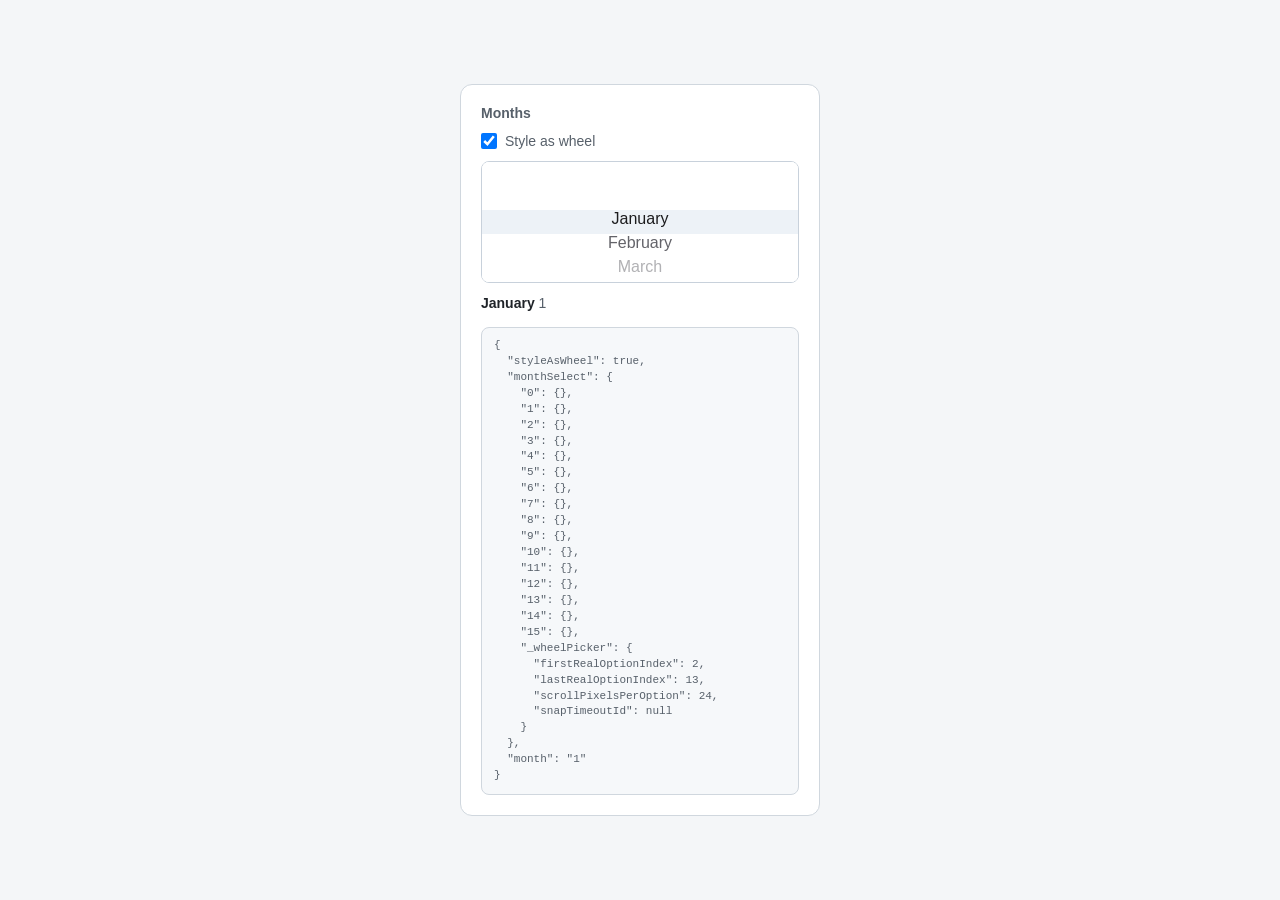
<file: index.html>
<!DOCTYPE html>
<html lang="nl">
<head>
    <meta charset="UTF-8"/>
    <meta name="viewport" content="width=device-width, initial-scale=1.0"/>
    <title>iOS Wheel Picker</title>
    <script>
        function _scrollPixelsPerOption(select, firstRealOptionIndex, lastRealOptionIndex) {
            return lastRealOptionIndex > firstRealOptionIndex
                ? (select.scrollHeight - select.clientHeight) / (lastRealOptionIndex - firstRealOptionIndex)
                : 0;
        }

        function _findFirstRealOptionIndex(select) {
            return Array.from(select.options).findIndex(function (option) {
                return option.value;
            });
        }

        function _findLastRealOptionIndex(select) {
            return Array.from(select.options).findLastIndex(function (option) {
                return option.value;
            });
        }

        function _clampCenteredOptionIndex(select, centeredOptionIndex) {
            var wheelPicker = select._wheelPicker;

            return Math.min(
                Math.max(centeredOptionIndex, wheelPicker.firstRealOptionIndex),
                wheelPicker.lastRealOptionIndex
            );
        }

        function _centeredOptionIndexFromScroll(select) {
            var wheelPicker = select._wheelPicker;

            if (!wheelPicker.scrollPixelsPerOption) {
                return wheelPicker.firstRealOptionIndex;
            }

            return _clampCenteredOptionIndex(
                select,
                Math.round(select.scrollTop / wheelPicker.scrollPixelsPerOption) + wheelPicker.firstRealOptionIndex
            );
        }

        function _selectedOptionLabel(select) {
            if (!select) {
                return '';
            }

            var option = select.options[select.selectedIndex];
            return option ? option.text : '';
        }

        function _scheduleSnapToSelection(select) {
            var wheelPicker = select._wheelPicker;

            clearTimeout(wheelPicker.snapTimeoutId);
            wheelPicker.snapTimeoutId = setTimeout(function () {
                _syncScrollFromSelection(select, 'smooth');
            }, 200);
        }

        function _syncOptionColors(select) {
            var selectedIndex = select.selectedIndex;

            Array.from(select.options).forEach(function (option, index) {
                var distance = Math.abs(index - selectedIndex);

                if (distance === 0) {
                    option.style.color = '#1c1c1e';
                } else if (distance === 1) {
                    option.style.color = 'rgba(60, 60, 67, 0.8)';
                } else if (distance === 2) {
                    option.style.color = 'rgba(60, 60, 67, 0.4)';
                } else if (distance === 3) {
                    option.style.color = 'rgba(60, 60, 67, 0.1)';
                } else {
                    option.style.color = '';
                }
            });
        }

        function _syncSelectionFromScroll(select) {
            var centeredOptionIndex = _centeredOptionIndexFromScroll(select);

            select.selectedIndex = centeredOptionIndex;
            _syncOptionColors(select);
            _scheduleSnapToSelection(select);

            return select.value;
        }

        function _syncScrollFromSelection(select, behavior) {
            var centeredOptionIndex = _clampCenteredOptionIndex(select, select.selectedIndex);
            var wheelPicker = select._wheelPicker;
            var targetScrollTop = (centeredOptionIndex - wheelPicker.firstRealOptionIndex) * wheelPicker.scrollPixelsPerOption;

            select.selectedIndex = centeredOptionIndex;

            if (behavior === 'smooth' && typeof select.scrollTo === 'function') {
                select.scrollTo({
                    top: targetScrollTop,
                    behavior: 'smooth'
                });
            } else {
                select.scrollTop = targetScrollTop;
            }

            _syncOptionColors(select);
        }

        function _recalculateWheelPicker(select) {
            var wheelPicker = select._wheelPicker;

            wheelPicker.scrollPixelsPerOption = _scrollPixelsPerOption(
                select,
                wheelPicker.firstRealOptionIndex,
                wheelPicker.lastRealOptionIndex
            );
        }

        function _initializeWheelPicker(select) {
            var firstRealOptionIndex = _findFirstRealOptionIndex(select);
            var lastRealOptionIndex = _findLastRealOptionIndex(select);

            select._wheelPicker = {
                firstRealOptionIndex: firstRealOptionIndex,
                lastRealOptionIndex: lastRealOptionIndex,
                scrollPixelsPerOption: _scrollPixelsPerOption(select, firstRealOptionIndex, lastRealOptionIndex),
                snapTimeoutId: null
            };

            _syncScrollFromSelection(select);
            return select.value;
        }
    </script>
    <script type="module" src="datastar-1-0-0-rc-8-d2712d09270519cd.js"></script>
    <style>
        :root {
            --page-bg: #f4f6f8;
            --surface: #ffffff;
            --surface-border: #d0d7de;
            --text-primary: #1f2328;
            --text-secondary: #57606a;
            --text-muted: #8c959f;
            --field-bg: #ffffff;
            --field-border: #c8d1db;
            --focus-ring: rgba(9, 105, 218, 0.16);
            --wheel-option-height: 1.5em;
        }

        *, *::before, *::after {
            box-sizing: border-box;
            margin: 0;
            padding: 0;
        }

        body {
            display: flex;
            align-items: center;
            justify-content: center;
            min-height: 100dvh;
            padding: 24px 16px;
            background: var(--page-bg);
            font-family: "Segoe UI", "Helvetica Neue", Arial, sans-serif;
            color: var(--text-primary);
        }

        .picker-card {
            width: min(100%, 360px);
            padding: 20px;
            border: 1px solid var(--surface-border);
            border-radius: 12px;
            background: var(--surface);
        }

        .picker-title {
            margin-bottom: 12px;
            font-size: 14px;
            font-weight: 600;
            letter-spacing: 0;
            text-transform: none;
            color: var(--text-secondary);
        }

        .wheel-select {
            appearance: none;
            -webkit-appearance: none;
            display: block;
            width: 100%;
            padding: 0;
            border: 1px solid var(--field-border);
            border-radius: 8px;
            background: var(--field-bg);
            font-family: inherit;
            font-size: 16px;
            font-weight: 400;
            text-align: center;
            text-align-last: center;
            overflow-y: auto;
            scrollbar-width: none;
            transition: border-color 120ms ease, box-shadow 120ms ease;
        }

        .wheel-select::-webkit-scrollbar {
            width: 0;
            height: 0;
        }

        .wheel-select:focus {
            outline: none;
            border-color: #0969da;
            box-shadow: 0 0 0 3px var(--focus-ring);
        }

        .wheel-select option {
            height: var(--wheel-option-height);
            line-height: 1.2;
            padding: 0 10px;
            background: var(--field-bg);
            color: var(--text-muted);
            font-size: 16px;
            font-weight: 400;
        }

        .wheel-select option:disabled {
            height: var(--wheel-option-height);
            line-height: 1.2;
            padding: 0 10px;
        }

        .wheel-select option:checked {
            color: var(--text-primary);
            background: #edf2f7;
        }

        .picker-result {
            margin-top: 12px;
            font-size: 14px;
            font-weight: 400;
            color: var(--text-secondary);
        }

        .picker-result strong {
            color: var(--text-primary);
            font-weight: 600;
        }

        .signals-debug {
            margin-top: 16px;
            padding: 10px 12px;
            border: 1px solid var(--surface-border);
            border-radius: 8px;
            background: #f6f8fa;
            font-family: "SF Mono", "Menlo", "Courier New", monospace;
            font-size: 11px;
            line-height: 1.45;
            color: var(--text-secondary);
            white-space: pre;
            overflow-x: auto;
        }

        .style-toggle {
            display: flex;
            align-items: center;
            gap: 8px;
            margin-bottom: 12px;
            font-size: 14px;
            color: var(--text-secondary);
        }

        .style-toggle input {
            width: 16px;
            height: 16px;
        }

    </style>
</head>
<body data-signals="{styleAsWheel: true}">
    <div class="picker-card">
        <p class="picker-title">Months</p>

        <label class="style-toggle">
            <input type="checkbox" data-bind="styleAsWheel" checked>
            Style as wheel
        </label>

        <select
                data-ref="monthSelect"
                data-class="{ 'wheel-select' : $styleAsWheel }"
                size="5"
                aria-label="Kies een optie"
                data-bind="month"
                data-init="$month = _initializeWheelPicker(el)"
                data-on-resize="_recalculateWheelPicker(el); _syncScrollFromSelection(el)"
                data-on:scroll="$month = _syncSelectionFromScroll(el)"
                data-on:change="$month = el.value; _syncOptionColors(el); _scheduleSnapToSelection(el)"
                data-effect="$month; _syncOptionColors(el)">
            <option value="" disabled aria-hidden="true"></option>
            <option value="" disabled aria-hidden="true"></option>
            <option value="1" selected>January</option>
            <option value="2">February</option>
            <option value="3">March</option>
            <option value="4">April</option>
            <option value="5">May</option>
            <option value="6">June</option>
            <option value="7">July</option>
            <option value="8">August</option>
            <option value="9">September</option>
            <option value="10">October</option>
            <option value="11">November</option>
            <option value="12">December</option>
            <option disabled aria-hidden="true"></option>
            <option disabled aria-hidden="true"></option>
        </select>

    <p class="picker-result">
        <strong data-text="$month; _selectedOptionLabel($monthSelect)"></strong> <span data-text="$month"></span>
    </p>

    <pre class="signals-debug" data-json-signals></pre>

    </div>

</body>
</html>
</file>
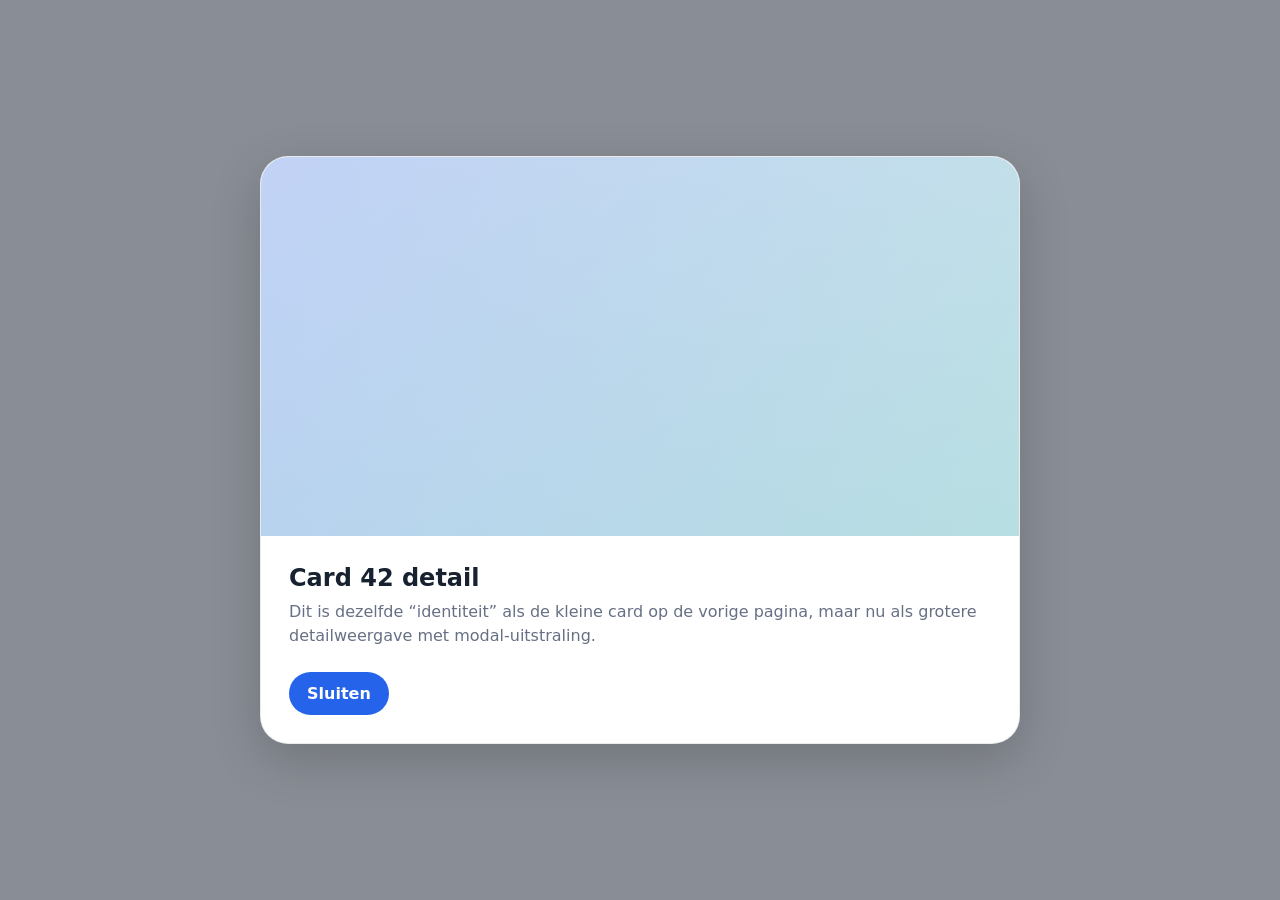
<file: Detail.html>
<!doctype html>
<html lang="nl">
<head>
  <meta charset="utf-8">
  <meta name="viewport" content="width=device-width,initial-scale=1">
  <title>Detail</title>
  <link rel="stylesheet" href="Morph.css">
</head>
<body>
  <div class="modal-shell">
    <div class="backdrop"></div>

    <article class="modal-card" style="view-transition-name: product-42;">
      <div class="modal-media"></div>
      <div class="modal-body">
        <h1>Card 42 detail</h1>
        <p>
          Dit is dezelfde “identiteit” als de kleine card op de vorige pagina,
          maar nu als grotere detailweergave met modal-uitstraling.
        </p>

        <div class="actions">
          <a class="button" href="Overview.html">Sluiten</a>
        </div>
      </div>
    </article>
  </div>
</body>
</html>
</file>
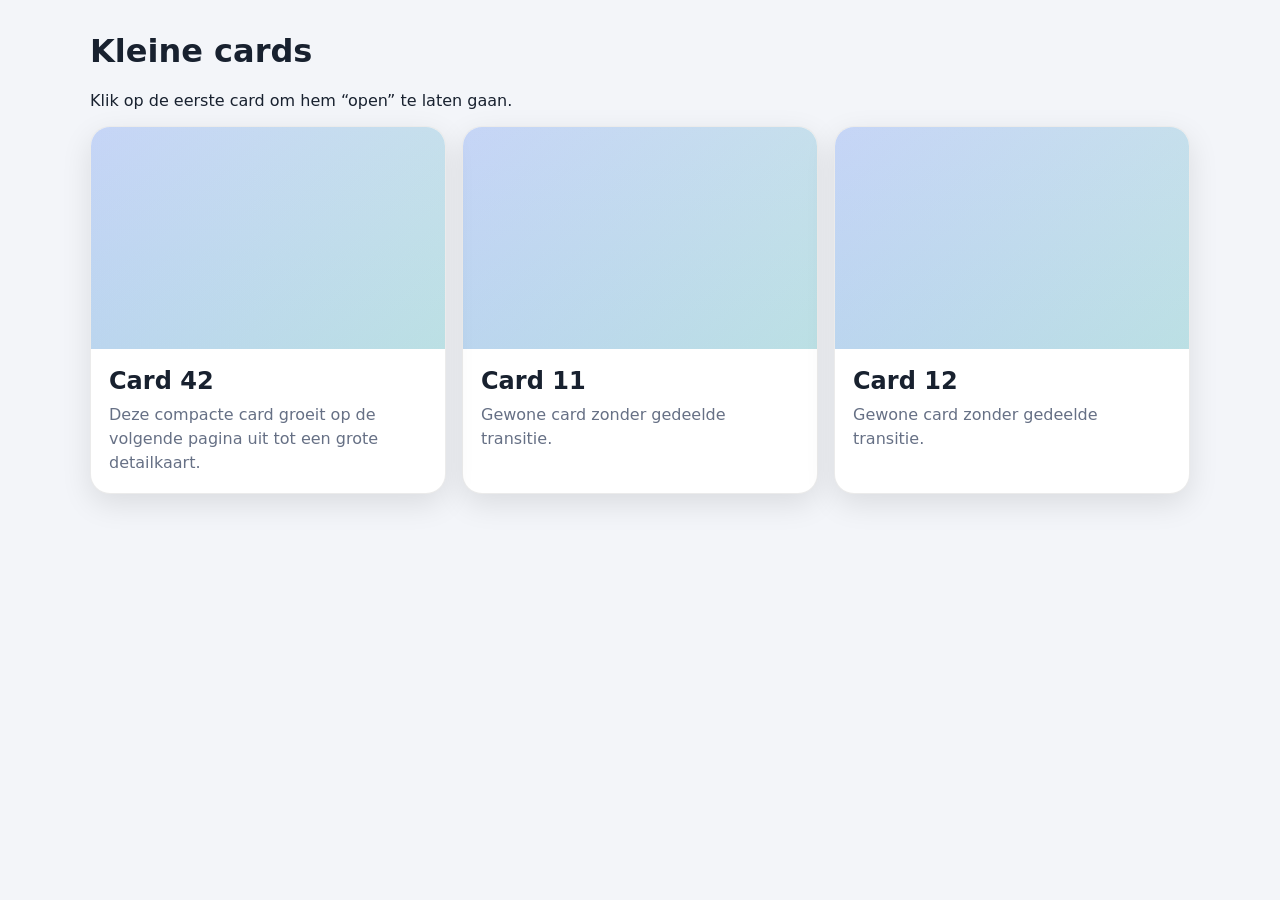
<file: Overview.html>
<!doctype html>
<html lang="nl">
<head>
  <meta charset="utf-8">
  <meta name="viewport" content="width=device-width,initial-scale=1">
  <title>Overview</title>
  <link rel="stylesheet" href="Morph.css">
</head>
<body>
  <main class="page">
    <h1>Kleine cards</h1>
    <p>Klik op de eerste card om hem “open” te laten gaan.</p>

    <section class="grid">
      <a class="card" href="Detail.html" style="view-transition-name: product-42;">
        <div class="card-media"></div>
        <div class="card-body">
          <h2>Card 42</h2>
          <p>Deze compacte card groeit op de volgende pagina uit tot een grote detailkaart.</p>
        </div>
      </a>

      <article class="card">
        <div class="card-media"></div>
        <div class="card-body">
          <h2>Card 11</h2>
          <p>Gewone card zonder gedeelde transitie.</p>
        </div>
      </article>

      <article class="card">
        <div class="card-media"></div>
        <div class="card-body">
          <h2>Card 12</h2>
          <p>Gewone card zonder gedeelde transitie.</p>
        </div>
      </article>
    </section>
  </main>
</body>
</html>
</file>
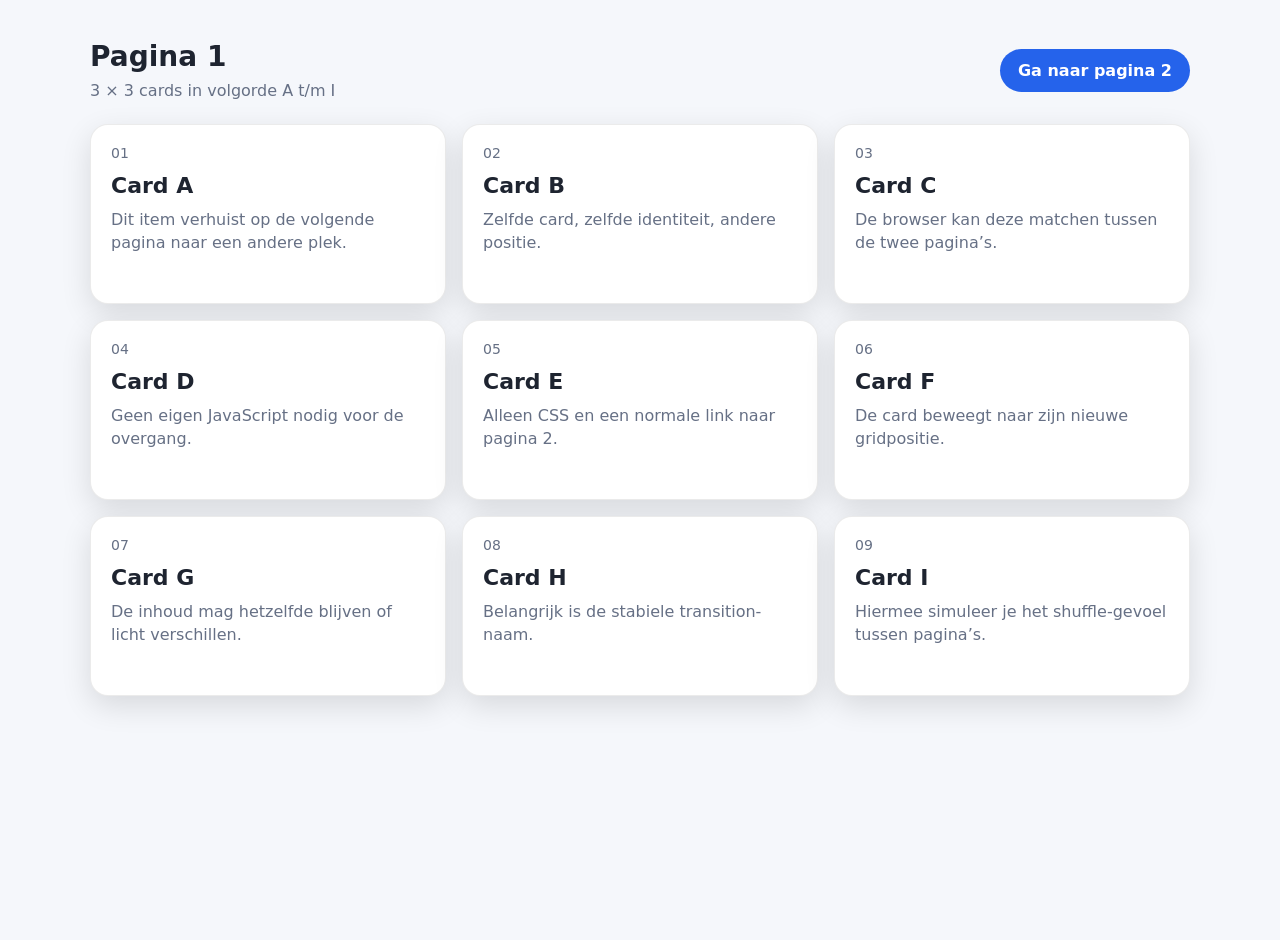
<file: page-1.html>
<!doctype html>
<html lang="nl">
<head>
  <meta charset="utf-8">
  <meta name="viewport" content="width=device-width,initial-scale=1">
  <title>Cards - pagina 1</title>
  <link rel="stylesheet" href="view-transitions.css">
</head>
<body>
  <main class="wrapper">
    <div class="header">
      <div>
        <h1>Pagina 1</h1>
        <p>3 × 3 cards in volgorde A t/m I</p>
      </div>
      <a class="button" href="page-2.html">Ga naar pagina 2</a>
    </div>

    <section class="grid">
      <a class="card" href="page-2.html" style="view-transition-name: card-a;">
        <div class="card-inner">
          <div>
            <div class="card-number">01</div>
            <h2 class="card-title">Card A</h2>
            <p class="card-text">Dit item verhuist op de volgende pagina naar een andere plek.</p>
          </div>
        </div>
      </a>

      <a class="card" href="page-2.html" style="view-transition-name: card-b;">
        <div class="card-inner">
          <div>
            <div class="card-number">02</div>
            <h2 class="card-title">Card B</h2>
            <p class="card-text">Zelfde card, zelfde identiteit, andere positie.</p>
          </div>
        </div>
      </a>

      <a class="card" href="page-2.html" style="view-transition-name: card-c;">
        <div class="card-inner">
          <div>
            <div class="card-number">03</div>
            <h2 class="card-title">Card C</h2>
            <p class="card-text">De browser kan deze matchen tussen de twee pagina’s.</p>
          </div>
        </div>
      </a>

      <a class="card" href="page-2.html" style="view-transition-name: card-d;">
        <div class="card-inner">
          <div>
            <div class="card-number">04</div>
            <h2 class="card-title">Card D</h2>
            <p class="card-text">Geen eigen JavaScript nodig voor de overgang.</p>
          </div>
        </div>
      </a>

      <a class="card" href="page-2.html" style="view-transition-name: card-e;">
        <div class="card-inner">
          <div>
            <div class="card-number">05</div>
            <h2 class="card-title">Card E</h2>
            <p class="card-text">Alleen CSS en een normale link naar pagina 2.</p>
          </div>
        </div>
      </a>

      <a class="card" href="page-2.html" style="view-transition-name: card-f;">
        <div class="card-inner">
          <div>
            <div class="card-number">06</div>
            <h2 class="card-title">Card F</h2>
            <p class="card-text">De card beweegt naar zijn nieuwe gridpositie.</p>
          </div>
        </div>
      </a>

      <a class="card" href="page-2.html" style="view-transition-name: card-g;">
        <div class="card-inner">
          <div>
            <div class="card-number">07</div>
            <h2 class="card-title">Card G</h2>
            <p class="card-text">De inhoud mag hetzelfde blijven of licht verschillen.</p>
          </div>
        </div>
      </a>

      <a class="card" href="page-2.html" style="view-transition-name: card-h;">
        <div class="card-inner">
          <div>
            <div class="card-number">08</div>
            <h2 class="card-title">Card H</h2>
            <p class="card-text">Belangrijk is de stabiele transition-naam.</p>
          </div>
        </div>
      </a>

      <a class="card" href="page-2.html" style="view-transition-name: card-i;">
        <div class="card-inner">
          <div>
            <div class="card-number">09</div>
            <h2 class="card-title">Card I</h2>
            <p class="card-text">Hiermee simuleer je het shuffle-gevoel tussen pagina’s.</p>
          </div>
        </div>
      </a>
    </section>
  </main>
</body>
</html>
</file>
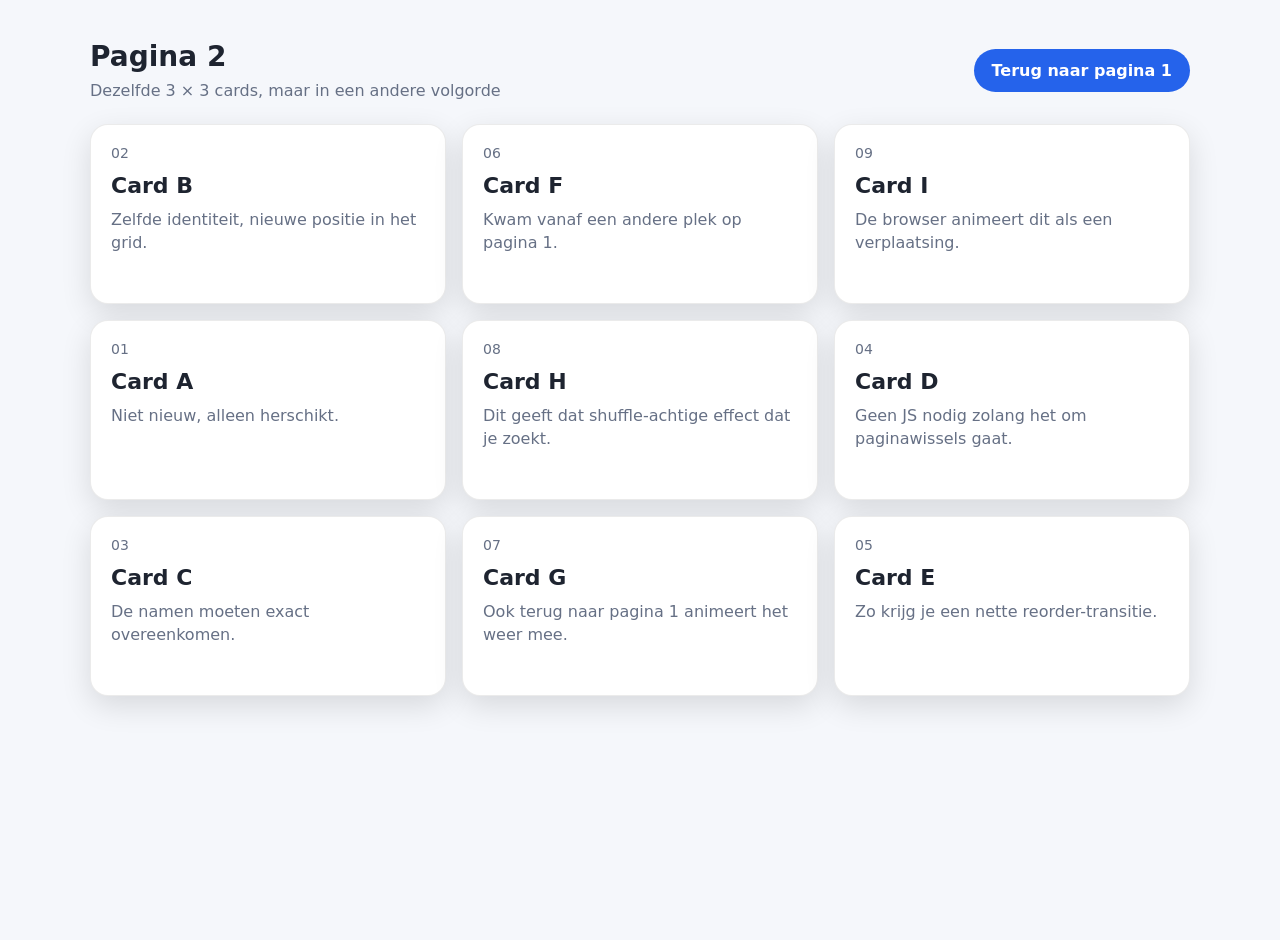
<file: page-2.html>
<!doctype html>
<html lang="nl">
<head>
  <meta charset="utf-8">
  <meta name="viewport" content="width=device-width,initial-scale=1">
  <title>Cards - pagina 2</title>
  <link rel="stylesheet" href="view-transitions.css">
</head>
<body>
  <main class="wrapper">
    <div class="header">
      <div>
        <h1>Pagina 2</h1>
        <p>Dezelfde 3 × 3 cards, maar in een andere volgorde</p>
      </div>
      <a class="button" href="page-1.html">Terug naar pagina 1</a>
    </div>

    <section class="grid">
      <a class="card" href="page-1.html" style="view-transition-name: card-b;">
        <div class="card-inner">
          <div>
            <div class="card-number">02</div>
            <h2 class="card-title">Card B</h2>
            <p class="card-text">Zelfde identiteit, nieuwe positie in het grid.</p>
          </div>
        </div>
      </a>

      <a class="card" href="page-1.html" style="view-transition-name: card-f;">
        <div class="card-inner">
          <div>
            <div class="card-number">06</div>
            <h2 class="card-title">Card F</h2>
            <p class="card-text">Kwam vanaf een andere plek op pagina 1.</p>
          </div>
        </div>
      </a>


      <a class="card" href="page-1.html" style="view-transition-name: card-i;">
        <div class="card-inner">
          <div>
            <div class="card-number">09</div>
            <h2 class="card-title">Card I</h2>
            <p class="card-text">De browser animeert dit als een verplaatsing.</p>
          </div>
        </div>
      </a>

      <a class="card" href="page-1.html" style="view-transition-name: card-a;">
        <div class="card-inner">
          <div>
            <div class="card-number">01</div>
            <h2 class="card-title">Card A</h2>
            <p class="card-text">Niet nieuw, alleen herschikt.</p>
          </div>
        </div>
      </a>

      <a class="card" href="page-1.html" style="view-transition-name: card-h;">
        <div class="card-inner">
          <div>
            <div class="card-number">08</div>
            <h2 class="card-title">Card H</h2>
            <p class="card-text">Dit geeft dat shuffle-achtige effect dat je zoekt.</p>
          </div>
        </div>
      </a>

      <a class="card" href="page-1.html" style="view-transition-name: card-d;">
        <div class="card-inner">
          <div>
            <div class="card-number">04</div>
            <h2 class="card-title">Card D</h2>
            <p class="card-text">Geen JS nodig zolang het om paginawissels gaat.</p>
          </div>
        </div>
      </a>

      <a class="card" href="page-1.html" style="view-transition-name: card-c;">
        <div class="card-inner">
          <div>
            <div class="card-number">03</div>
            <h2 class="card-title">Card C</h2>
            <p class="card-text">De namen moeten exact overeenkomen.</p>
          </div>
        </div>
      </a>

      <a class="card" href="page-1.html" style="view-transition-name: card-g;">
        <div class="card-inner">
          <div>
            <div class="card-number">07</div>
            <h2 class="card-title">Card G</h2>
            <p class="card-text">Ook terug naar pagina 1 animeert het weer mee.</p>
          </div>
        </div>
      </a>

      <a class="card" href="page-1.html" style="view-transition-name: card-e;">
        <div class="card-inner">
          <div>
            <div class="card-number">05</div>
            <h2 class="card-title">Card E</h2>
            <p class="card-text">Zo krijg je een nette reorder-transitie.</p>
          </div>
        </div>
      </a>
    </section>
  </main>
</body>
</html>
</file>
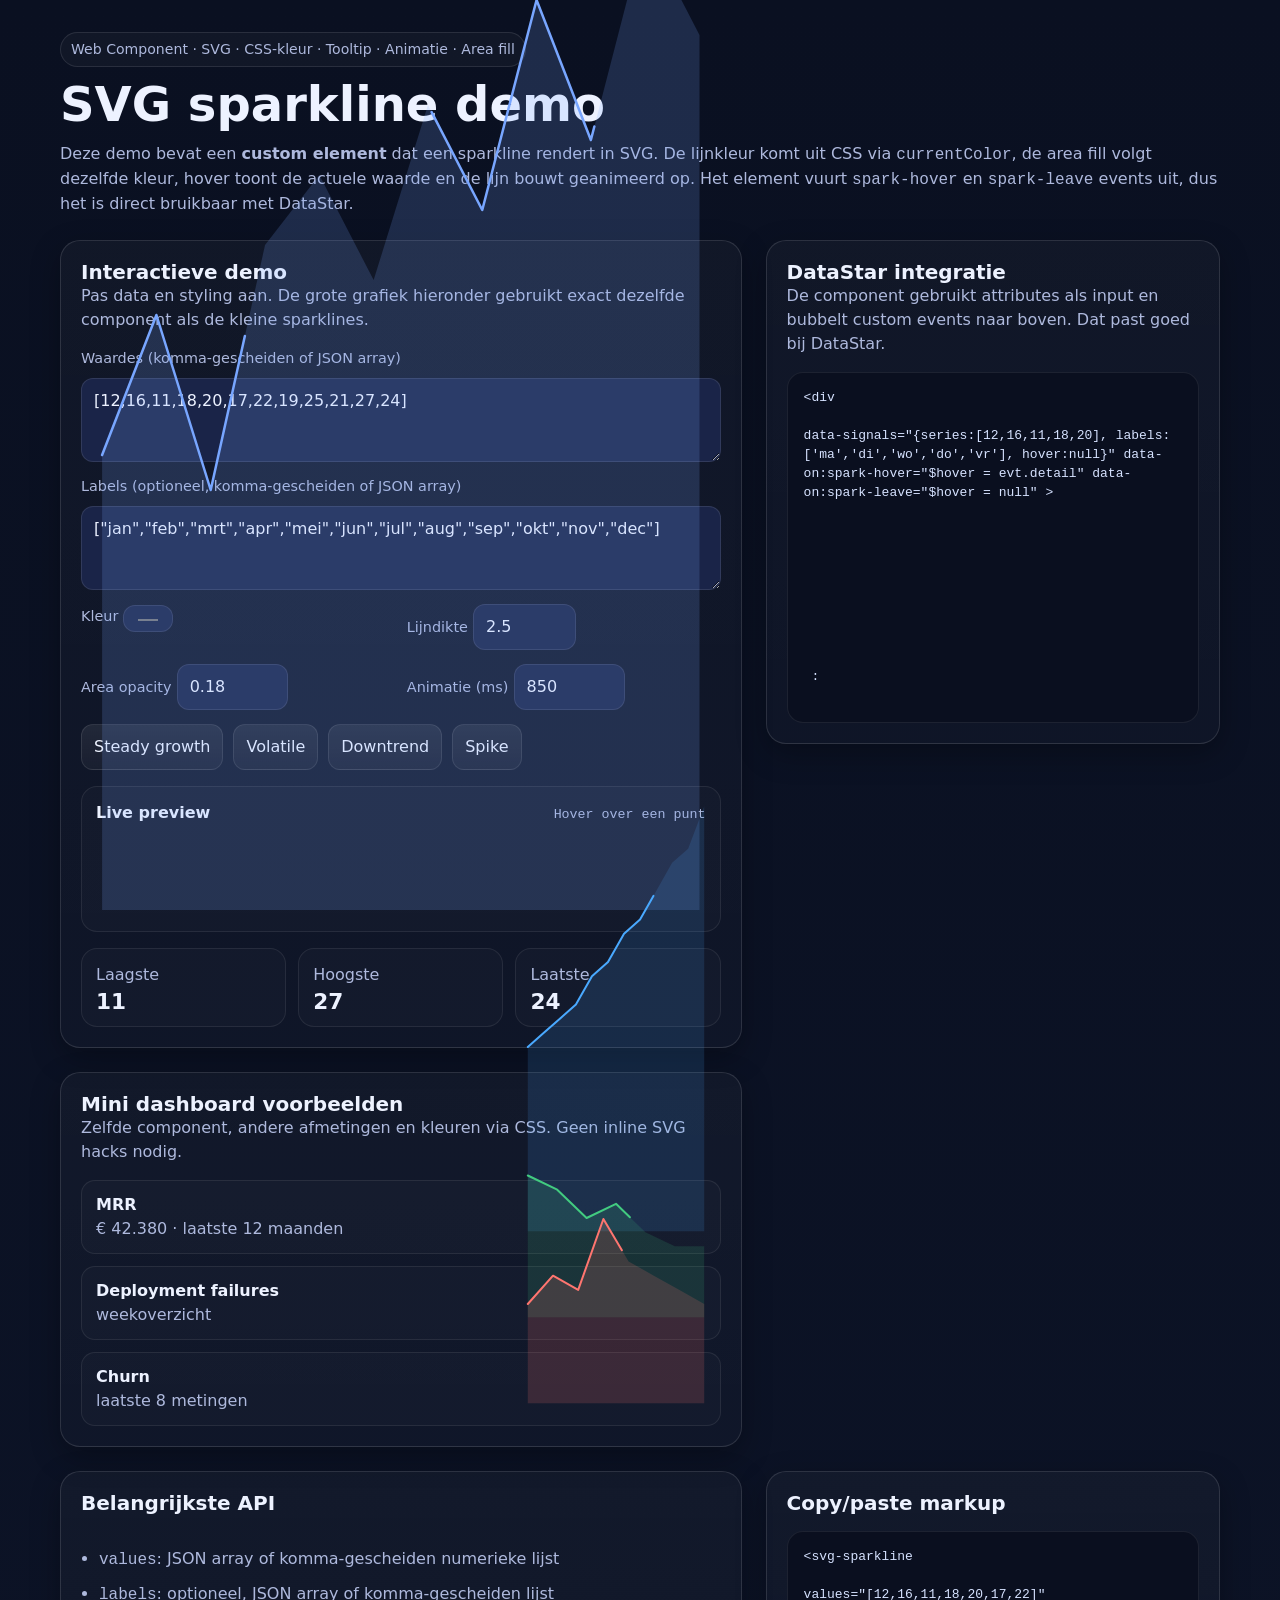
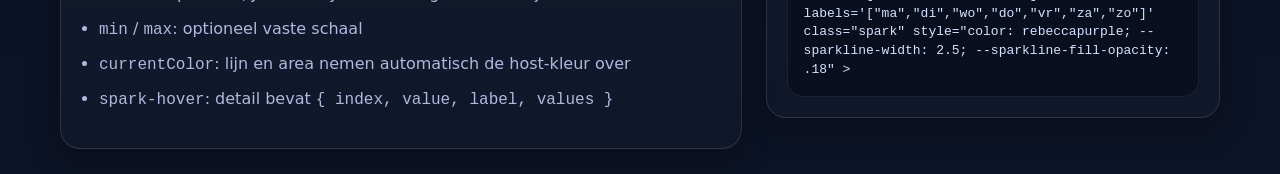
<file: Sparkline.html>
<!DOCTYPE html><html lang="nl">
<head>
  <meta charset="UTF-8" />
  <meta name="viewport" content="width=device-width, initial-scale=1.0" />
  <title>SVG Sparkline Demo</title>
  <style>
    :root {
      --bg: #0b1020;
      --panel: #121932;
      --panel-2: #1a2448;
      --text: #edf2ff;
      --muted: #aeb9dd;
      --border: rgba(255,255,255,.12);
      --accent: oklch(0.72 0.16 250);
      --accent-2: oklch(0.75 0.16 155);
      --accent-3: oklch(0.74 0.18 25);
      --code: #0a0f1f;
      --shadow: 0 10px 30px rgba(0,0,0,.28);
    }* { box-sizing: border-box; }

html, body {
  margin: 0;
  padding: 0;
  background: linear-gradient(180deg, #0a1021 0%, #0c1326 100%);
  color: var(--text);
  font: 16px/1.5 Inter, ui-sans-serif, system-ui, -apple-system, Segoe UI, Roboto, Helvetica, Arial, sans-serif;
}

body {
  padding: 32px;
}

.wrap {
  max-width: 1160px;
  margin: 0 auto;
  display: grid;
  gap: 24px;
}

.hero {
  display: grid;
  gap: 10px;
}

h1, h2, h3 {
  margin: 0;
  line-height: 1.15;
}

h1 { font-size: clamp(2rem, 4vw, 3rem); }
h2 { font-size: 1.25rem; }
h3 { font-size: 1rem; }

p {
  margin: 0;
  color: var(--muted);
}

.grid {
  display: grid;
  grid-template-columns: minmax(320px, 1.2fr) minmax(320px, .8fr);
  gap: 24px;
  align-items: start;
}

.stack {
  display: grid;
  gap: 24px;
}

.card {
  background: linear-gradient(180deg, rgba(255,255,255,.03), rgba(255,255,255,.02));
  border: 1px solid var(--border);
  border-radius: 20px;
  box-shadow: var(--shadow);
  padding: 20px;
  display: grid;
  gap: 16px;
}

.toolbar {
  display: grid;
  gap: 14px;
}

.field {
  display: grid;
  gap: 8px;
}

.field.inline {
  grid-template-columns: repeat(2, 1fr);
  gap: 12px;
}

label {
  font-size: .9rem;
  color: var(--muted);
}

input, select, textarea, button {
  font: inherit;
  color: var(--text);
  background: var(--panel-2);
  border: 1px solid rgba(255,255,255,.1);
  border-radius: 12px;
  padding: 10px 12px;
}

textarea {
  min-height: 84px;
  resize: vertical;
  width: 100%;
}

button {
  cursor: pointer;
  background: linear-gradient(180deg, rgba(255,255,255,.08), rgba(255,255,255,.04));
}

button:hover {
  border-color: rgba(255,255,255,.22);
}

.button-row {
  display: flex;
  gap: 10px;
  flex-wrap: wrap;
}

.demo-grid {
  display: grid;
  gap: 16px;
}

.demo-item {
  display: grid;
  gap: 8px;
  padding: 14px;
  border-radius: 16px;
  border: 1px solid rgba(255,255,255,.08);
  background: rgba(255,255,255,.02);
}

.demo-item > .meta {
  display: flex;
  justify-content: space-between;
  gap: 12px;
  align-items: baseline;
}

.demo-item small, .mono, code, pre {
  font-family: ui-monospace, SFMono-Regular, Menlo, Consolas, monospace;
}

.muted { color: var(--muted); }

.spark-xl {
  inline-size: 100%;
  block-size: 84px;
}

.spark-md {
  inline-size: 180px;
  block-size: 34px;
}

.spark-sm {
  inline-size: 120px;
  block-size: 28px;
}

.stats {
  display: grid;
  grid-template-columns: repeat(3, minmax(0, 1fr));
  gap: 12px;
}

.stat {
  border: 1px solid rgba(255,255,255,.08);
  border-radius: 16px;
  padding: 14px;
  background: rgba(255,255,255,.02);
  display: grid;
  gap: 4px;
}

.stat strong {
  font-size: 1.35rem;
  line-height: 1;
}

.code {
  background: var(--code);
  border-radius: 16px;
  border: 1px solid rgba(255,255,255,.08);
  overflow: auto;
}

pre {
  margin: 0;
  padding: 16px;
  color: #d6e2ff;
  font-size: 13px;
  line-height: 1.45;
  white-space: pre-wrap;
  word-break: break-word;
}

.list {
  display: grid;
  gap: 10px;
  padding-left: 18px;
  color: var(--muted);
}

.pill {
  display: inline-flex;
  align-items: center;
  gap: 8px;
  width: fit-content;
  padding: 6px 10px;
  border-radius: 999px;
  border: 1px solid rgba(255,255,255,.1);
  background: rgba(255,255,255,.03);
  color: var(--muted);
  font-size: .88rem;
}

.row {
  display: flex;
  gap: 12px;
  align-items: center;
  flex-wrap: wrap;
}

.product-list {
  display: grid;
  gap: 12px;
}

.product {
  display: grid;
  grid-template-columns: 1fr auto;
  gap: 12px;
  align-items: center;
  padding: 12px 14px;
  border-radius: 14px;
  background: rgba(255,255,255,.02);
  border: 1px solid rgba(255,255,255,.08);
}

@media (max-width: 900px) {
  .grid { grid-template-columns: 1fr; }
  body { padding: 18px; }
  .stats { grid-template-columns: 1fr; }
}

  </style>
</head>
<body>
  <div class="wrap">
    <section class="hero">
      <span class="pill">Web Component · SVG · CSS-kleur · Tooltip · Animatie · Area fill</span>
      <h1>SVG sparkline demo</h1>
      <p>
        Deze demo bevat een <strong>custom element</strong> dat een sparkline rendert in SVG. De lijnkleur komt uit CSS via
        <code>currentColor</code>, de area fill volgt dezelfde kleur, hover toont de actuele waarde en de lijn bouwt geanimeerd op.
        Het element vuurt <code>spark-hover</code> en <code>spark-leave</code> events uit, dus het is direct bruikbaar met DataStar.
      </p>
    </section><div class="grid">
  <div class="stack">
    <section class="card">
      <div>
        <h2>Interactieve demo</h2>
        <p>Pas data en styling aan. De grote grafiek hieronder gebruikt exact dezelfde component als de kleine sparklines.</p>
      </div>

      <div class="toolbar">
        <div class="field">
          <label for="values">Waardes (komma-gescheiden of JSON array)</label>
          <textarea id="values">[12,16,11,18,20,17,22,19,25,21,27,24]</textarea>
        </div>

        <div class="field">
          <label for="labels">Labels (optioneel, komma-gescheiden of JSON array)</label>
          <textarea id="labels">["jan","feb","mrt","apr","mei","jun","jul","aug","sep","okt","nov","dec"]</textarea>
        </div>

        <div class="field inline">
          <div>
            <label for="color">Kleur</label>
            <input id="color" type="color" value="#78a6ff" />
          </div>
          <div>
            <label for="width">Lijndikte</label>
            <input id="width" type="number" min="1" max="8" step="0.5" value="2.5" />
          </div>
        </div>

        <div class="field inline">
          <div>
            <label for="opacity">Area opacity</label>
            <input id="opacity" type="number" min="0" max="1" step="0.05" value="0.18" />
          </div>
          <div>
            <label for="duration">Animatie (ms)</label>
            <input id="duration" type="number" min="0" max="4000" step="50" value="850" />
          </div>
        </div>

        <div class="button-row">
          <button type="button" data-preset="steady">Steady growth</button>
          <button type="button" data-preset="volatile">Volatile</button>
          <button type="button" data-preset="down">Downtrend</button>
          <button type="button" data-preset="spike">Spike</button>
        </div>
      </div>

      <div class="demo-item">
        <div class="meta">
          <strong>Live preview</strong>
          <small class="muted" id="hoverState">Hover over een punt</small>
        </div>

        <svg-sparkline
          id="sparkMain"
          class="spark-xl"
          values="[12,16,11,18,20,17,22,19,25,21,27,24]"
          labels='["jan","feb","mrt","apr","mei","jun","jul","aug","sep","okt","nov","dec"]'
          aria-label="Omzet sparkline"
          style="color:#78a6ff; --sparkline-width:2.5; --sparkline-fill-opacity:.18; --sparkline-duration:850ms"
        ></svg-sparkline>
      </div>

      <div class="stats">
        <div class="stat">
          <span class="muted">Laagste</span>
          <strong id="statMin">11</strong>
        </div>
        <div class="stat">
          <span class="muted">Hoogste</span>
          <strong id="statMax">27</strong>
        </div>
        <div class="stat">
          <span class="muted">Laatste</span>
          <strong id="statLast">24</strong>
        </div>
      </div>
    </section>

    <section class="card">
      <div>
        <h2>Mini dashboard voorbeelden</h2>
        <p>Zelfde component, andere afmetingen en kleuren via CSS. Geen inline SVG hacks nodig.</p>
      </div>

      <div class="product-list">
        <div class="product">
          <div>
            <strong>MRR</strong>
            <div class="muted">€ 42.380 · laatste 12 maanden</div>
          </div>
          <svg-sparkline class="spark-md" values="[12,13,14,15,17,18,20,21,23,25,26,29]" style="color: var(--accent);"></svg-sparkline>
        </div>

        <div class="product">
          <div>
            <strong>Deployment failures</strong>
            <div class="muted">weekoverzicht</div>
          </div>
          <svg-sparkline class="spark-md" values="[9,8,6,7,5,4,4]" style="color: var(--accent-2); --sparkline-fill-opacity:.14"></svg-sparkline>
        </div>

        <div class="product">
          <div>
            <strong>Churn</strong>
            <div class="muted">laatste 8 metingen</div>
          </div>
          <svg-sparkline class="spark-md" values="[6,8,7,12,9,8,7,6]" style="color: var(--accent-3); --sparkline-fill-opacity:.16"></svg-sparkline>
        </div>
      </div>
    </section>
  </div>

  <div class="stack">
    <section class="card">
      <div>
        <h2>DataStar integratie</h2>
        <p>De component gebruikt attributes als input en bubbelt custom events naar boven. Dat past goed bij DataStar.</p>
      </div>

      <div class="code"><pre>&lt;div

data-signals="{series:[12,16,11,18,20], labels:['ma','di','wo','do','vr'], hover:null}" data-on:spark-hover="$hover = evt.detail" data-on:spark-leave="$hover = null" > <svg-sparkline data-attr:values="JSON.stringify($series)" data-attr:labels="JSON.stringify($labels)" style="color: var(--accent); width: 180px; height: 34px" ></svg-sparkline>

<div data-show="$hover !== null"> <span data-text="$hover.label"></span>: <span data-text="$hover.value"></span> </div> </div></pre></div> </section>

<section class="card">
      <div>
        <h2>Belangrijkste API</h2>
      </div>
      <ul class="list">
        <li><code>values</code>: JSON array of komma-gescheiden numerieke lijst</li>
        <li><code>labels</code>: optioneel, JSON array of komma-gescheiden lijst</li>
        <li><code>min</code> / <code>max</code>: optioneel vaste schaal</li>
        <li><code>currentColor</code>: lijn en area nemen automatisch de host-kleur over</li>
        <li><code>spark-hover</code>: detail bevat <code>{ index, value, label, values }</code></li>
      </ul>
    </section>

    <section class="card">
      <div>
        <h2>Copy/paste markup</h2>
      </div>
      <div class="code"><pre>&lt;svg-sparkline

values="[12,16,11,18,20,17,22]" labels='["ma","di","wo","do","vr","za","zo"]' class="spark" style="color: rebeccapurple; --sparkline-width: 2.5; --sparkline-fill-opacity: .18" ></svg-sparkline></pre></div> </section> </div> </div>

  </div>  <script type="module">
    class SvgSparkline extends HTMLElement {
      static observedAttributes = ['values', 'labels', 'min', 'max'];

      constructor() {
        super();
        this.attachShadow({ mode: 'open' });

        this.shadowRoot.innerHTML = `
          <style>
            :host {
              display: inline-block;
              inline-size: 100%;
              block-size: 2rem;
              min-inline-size: 4rem;
              position: relative;
              color: var(--sparkline-color, currentColor);
            }

            svg {
              display: block;
              inline-size: 100%;
              block-size: 100%;
              overflow: visible;
            }

            [part="area"] {
              fill: currentColor;
              fill-opacity: var(--sparkline-fill-opacity, .14);
              pointer-events: none;
            }

            [part="line"] {
              fill: none;
              stroke: currentColor;
              stroke-width: var(--sparkline-width, 2);
              stroke-linecap: round;
              stroke-linejoin: round;
              vector-effect: non-scaling-stroke;
            }

            [part="guide"] {
              stroke: currentColor;
              stroke-opacity: .22;
              stroke-width: 1;
              vector-effect: non-scaling-stroke;
              display: none;
            }

            [part="marker"] {
              fill: currentColor;
              stroke: color-mix(in srgb, currentColor 22%, white);
              stroke-width: 1.2;
              display: none;
            }

            [part="hit"] {
              fill: none;
              stroke: transparent;
              stroke-width: 18;
              vector-effect: non-scaling-stroke;
              pointer-events: stroke;
            }

            [part="tooltip"] {
              position: absolute;
              left: 0;
              bottom: 100%;
              transform: translate(-50%, -0.4rem);
              padding: .28rem .48rem;
              border-radius: .45rem;
              font: 12px/1.2 system-ui, sans-serif;
              white-space: nowrap;
              background: var(--sparkline-tooltip-bg, Canvas);
              color: var(--sparkline-tooltip-color, CanvasText);
              border: 1px solid rgb(0 0 0 / 0.12);
              box-shadow: 0 4px 12px rgb(0 0 0 / 0.12);
              pointer-events: none;
              opacity: 0;
              transition: opacity 120ms ease;
              z-index: 2;
            }

            [part="tooltip"][data-open="true"] {
              opacity: 1;
            }

            @media (prefers-reduced-motion: reduce) {
              [part="tooltip"] {
                transition: none;
              }
            }
          </style><svg viewBox="0 0 100 24" preserveAspectRatio="none" aria-hidden="true">
        <path part="area"></path>
        <line part="guide" y1="2" y2="22"></line>
        <path part="line"></path>
        <path part="hit"></path>
        <circle part="marker" r="2.4"></circle>
      </svg>

      <div part="tooltip" role="status" aria-live="polite"></div>
    `;

    this.$svg = this.shadowRoot.querySelector('svg');
    this.$area = this.shadowRoot.querySelector('[part="area"]');
    this.$line = this.shadowRoot.querySelector('[part="line"]');
    this.$hit = this.shadowRoot.querySelector('[part="hit"]');
    this.$guide = this.shadowRoot.querySelector('[part="guide"]');
    this.$marker = this.shadowRoot.querySelector('[part="marker"]');
    this.$tooltip = this.shadowRoot.querySelector('[part="tooltip"]');

    this._values = [];
    this._labels = [];
    this._points = [];
    this._hoverIndex = -1;

    this.onPointerMove = this.onPointerMove.bind(this);
    this.onPointerLeave = this.onPointerLeave.bind(this);
  }

  connectedCallback() {
    if (!this.hasAttribute('role')) this.setAttribute('role', 'img');
    this.$svg.addEventListener('pointermove', this.onPointerMove);
    this.$svg.addEventListener('pointerleave', this.onPointerLeave);
    this.render();
  }

  disconnectedCallback() {
    this.$svg.removeEventListener('pointermove', this.onPointerMove);
    this.$svg.removeEventListener('pointerleave', this.onPointerLeave);
  }

  attributeChangedCallback() {
    this.render();
  }

  parseList(raw, asNumbers = false) {
    if (!raw) return [];

    try {
      if (raw.trim().startsWith('[')) {
        const parsed = JSON.parse(raw);
        return asNumbers
          ? parsed.map(Number).filter(Number.isFinite)
          : parsed.map(v => String(v));
      }
    } catch (_) {}

    const arr = raw
      .split(',')
      .map(v => v.trim())
      .filter(Boolean);

    return asNumbers
      ? arr.map(Number).filter(Number.isFinite)
      : arr;
  }

  getMinMax(values) {
    let min = Number(this.getAttribute('min'));
    let max = Number(this.getAttribute('max'));

    if (!Number.isFinite(min)) min = Math.min(...values);
    if (!Number.isFinite(max)) max = Math.max(...values);

    if (min === max) {
      min -= 1;
      max += 1;
    }

    return { min, max };
  }

  render() {
    const values = this.parseList(this.getAttribute('values'), true);
    const labels = this.parseList(this.getAttribute('labels'), false);

    this._values = values;
    this._labels = labels;
    this._points = [];
    this._hoverIndex = -1;

    if (!values.length) {
      this.$line.setAttribute('d', '');
      this.$area.setAttribute('d', '');
      this.$hit.setAttribute('d', '');
      this.hideHover();
      return;
    }

    const { min, max } = this.getMinMax(values);
    const top = 2;
    const bottom = 22;
    const left = 1;
    const right = 99;
    const rangeY = bottom - top;

    const points = values.map((value, index) => {
      const x = values.length === 1
        ? 50
        : left + (index / (values.length - 1)) * (right - left);

      const y = bottom - ((value - min) / (max - min)) * rangeY;

      return { x, y, value, label: labels[index] ?? null, index };
    });

    this._points = points;

    let lineD = '';
    if (points.length === 1) {
      const p = points[0];
      lineD = `M ${p.x - 0.01} ${p.y} L ${p.x + 0.01} ${p.y}`;
    } else {
      lineD = points.map((p, i) => `${i === 0 ? 'M' : 'L'} ${p.x} ${p.y}`).join(' ');
    }

    const first = points[0];
    const last = points[points.length - 1];
    const areaD = `${lineD} L ${last.x} ${bottom} L ${first.x} ${bottom} Z`;

    this.$line.setAttribute('d', lineD);
    this.$area.setAttribute('d', areaD);
    this.$hit.setAttribute('d', lineD);
    this.hideHover(true);
    this.animateLine();
  }

  animateLine() {
    if (window.matchMedia('(prefers-reduced-motion: reduce)').matches) return;

    const length = this.$line.getTotalLength?.() ?? 0;
    if (!Number.isFinite(length) || length <= 0) return;

    this.$line.style.transition = 'none';
    this.$line.style.strokeDasharray = String(length);
    this.$line.style.strokeDashoffset = String(length);
    this.$area.style.transition = 'none';
    this.$area.style.opacity = '0';

    this.$line.getBoundingClientRect();

    requestAnimationFrame(() => {
      this.$line.style.transition = 'stroke-dashoffset var(--sparkline-duration, 700ms) cubic-bezier(.22,.61,.36,1)';
      this.$line.style.strokeDashoffset = '0';
      this.$area.style.transition = 'opacity calc(var(--sparkline-duration, 700ms) * .65) ease';
      this.$area.style.opacity = '1';
    });
  }

  onPointerMove(evt) {
    if (!this._points.length) return;

    const rect = this.$svg.getBoundingClientRect();
    if (!rect.width) return;

    const ratio = Math.max(0, Math.min(1, (evt.clientX - rect.left) / rect.width));
    const index = this._points.length === 1
      ? 0
      : Math.round(ratio * (this._points.length - 1));

    if (index === this._hoverIndex) return;
    this._hoverIndex = index;

    const point = this._points[index];
    const hostRect = this.getBoundingClientRect();
    const leftPx = (point.x / 100) * rect.width;
    const clampedLeft = Math.max(28, Math.min(hostRect.width - 28, leftPx));

    this.$guide.setAttribute('x1', point.x);
    this.$guide.setAttribute('x2', point.x);
    this.$guide.style.display = 'block';

    this.$marker.setAttribute('cx', point.x);
    this.$marker.setAttribute('cy', point.y);
    this.$marker.style.display = 'block';

    this.$tooltip.textContent = point.label
      ? `${point.label}: ${point.value}`
      : String(point.value);

    this.$tooltip.style.left = `${clampedLeft}px`;
    this.$tooltip.dataset.open = 'true';

    this.dispatchEvent(new CustomEvent('spark-hover', {
      detail: {
        index: point.index,
        value: point.value,
        label: point.label,
        values: [...this._values]
      },
      bubbles: true,
      composed: true
    }));
  }

  onPointerLeave() {
    if (this._hoverIndex === -1) return;
    this._hoverIndex = -1;
    this.hideHover();

    this.dispatchEvent(new CustomEvent('spark-leave', {
      bubbles: true,
      composed: true
    }));
  }

  hideHover(silent = false) {
    this.$guide.style.display = 'none';
    this.$marker.style.display = 'none';
    delete this.$tooltip.dataset.open;

    if (!silent && this._hoverIndex !== -1) {
      this._hoverIndex = -1;
    }
  }
}

customElements.define('svg-sparkline', SvgSparkline);

const $ = (sel) => document.querySelector(sel);
const valuesEl = $('#values');
const labelsEl = $('#labels');
const colorEl = $('#color');
const widthEl = $('#width');
const opacityEl = $('#opacity');
const durationEl = $('#duration');
const spark = $('#sparkMain');
const hoverState = $('#hoverState');
const statMin = $('#statMin');
const statMax = $('#statMax');
const statLast = $('#statLast');

function parseValues(raw) {
  try {
    if (raw.trim().startsWith('[')) {
      return JSON.parse(raw).map(Number).filter(Number.isFinite);
    }
  } catch (_) {}

  return raw.split(',').map(v => Number(v.trim())).filter(Number.isFinite);
}

function parseLabels(raw) {
  if (!raw.trim()) return [];

  try {
    if (raw.trim().startsWith('[')) {
      return JSON.parse(raw).map(String);
    }
  } catch (_) {}

  return raw.split(',').map(v => v.trim()).filter(Boolean);
}

function updatePreview() {
  const values = parseValues(valuesEl.value);
  const labels = parseLabels(labelsEl.value);

  spark.setAttribute('values', JSON.stringify(values));
  spark.setAttribute('labels', JSON.stringify(labels));
  spark.style.color = colorEl.value;
  spark.style.setProperty('--sparkline-width', widthEl.value);
  spark.style.setProperty('--sparkline-fill-opacity', opacityEl.value);
  spark.style.setProperty('--sparkline-duration', `${durationEl.value}ms`);

  if (values.length) {
    statMin.textContent = Math.min(...values);
    statMax.textContent = Math.max(...values);
    statLast.textContent = values.at(-1);
  } else {
    statMin.textContent = '–';
    statMax.textContent = '–';
    statLast.textContent = '–';
  }
}

for (const el of [valuesEl, labelsEl, colorEl, widthEl, opacityEl, durationEl]) {
  el.addEventListener('input', updatePreview);
}

for (const btn of document.querySelectorAll('[data-preset]')) {
  btn.addEventListener('click', () => {
    const key = btn.dataset.preset;
    const presets = {
      steady: [12,13,14,16,17,18,20,21,23,24,26,28],
      volatile: [18,9,21,11,25,13,19,12,24,17,27,15],
      down: [28,26,25,23,22,20,18,17,15,14,13,11],
      spike: [8,9,10,10,11,38,12,13,14,13,12,11]
    };
    valuesEl.value = JSON.stringify(presets[key]);
    updatePreview();
  });
}

spark.addEventListener('spark-hover', (evt) => {
  const { label, value, index } = evt.detail;
  hoverState.textContent = `${label ?? `punt ${index + 1}`}: ${value}`;
});

spark.addEventListener('spark-leave', () => {
  hoverState.textContent = 'Hover over een punt';
});

updatePreview();

  </script>
</body>
</html>
</file>
<file: Morph.css>
@view-transition {
  navigation: auto;
}

:root {
  --bg: #f3f5f9;
  --panel: #ffffff;
  --text: #18212f;
  --muted: #667085;
  --line: rgba(0, 0, 0, 0.08);
  --shadow: 0 16px 50px rgba(0, 0, 0, 0.18);
  --radius: 20px;
}

* {
  box-sizing: border-box;
}

html, body {
  margin: 0;
  padding: 0;
  background: var(--bg);
  color: var(--text);
  font-family: system-ui, sans-serif;
}

.page {
  width: min(1100px, calc(100% - 32px));
  margin: 32px auto;
}

.grid {
  display: grid;
  grid-template-columns: repeat(3, minmax(0, 1fr));
  gap: 16px;
}

.card {
  display: block;
  text-decoration: none;
  color: inherit;
  background: var(--panel);
  border: 1px solid var(--line);
  border-radius: var(--radius);
  overflow: clip;
  box-shadow: 0 10px 30px rgba(0,0,0,.10);
}

.card-media {
  aspect-ratio: 16 / 10;
  background:
    linear-gradient(135deg, rgba(37,99,235,.18), rgba(16,185,129,.16)),
    linear-gradient(180deg, #e9eef9, #dce7f7);
}

.card-body {
  padding: 18px;
}

.card h2,
.modal-card h1 {
  margin: 0 0 8px;
}

.card p,
.modal-card p {
  margin: 0;
  color: var(--muted);
  line-height: 1.5;
}

/* Detailpagina als “modal” */
.modal-shell {
  min-height: 100vh;
  display: grid;
  place-items: center;
  padding: 32px 16px;
}

.backdrop {
  position: fixed;
  inset: 0;
  background: rgba(10, 16, 28, 0.45);
  backdrop-filter: blur(4px);
}

/* Dit is het gedeelde element dat van klein naar groot gaat */
.modal-card {
  position: relative;
  z-index: 1;
  width: min(760px, calc(100vw - 32px));
  background: var(--panel);
  border: 1px solid var(--line);
  border-radius: 28px;
  overflow: clip;
  box-shadow: var(--shadow);
}

.modal-media {
  aspect-ratio: 16 / 8;
  background:
    linear-gradient(135deg, rgba(37,99,235,.20), rgba(16,185,129,.18)),
    linear-gradient(180deg, #e9eef9, #dce7f7);
}

.modal-body {
  padding: 28px;
}

.actions {
  margin-top: 24px;
}

.button {
  display: inline-block;
  text-decoration: none;
  background: #2563eb;
  color: white;
  padding: 12px 18px;
  border-radius: 999px;
  font-weight: 600;
}

/* Algemene timing */
::view-transition-group(*) {
  animation-duration: 450ms;
  animation-timing-function: ease;
}

/* Optioneel: shared element iets prominenter */
::view-transition-group(product-42) {
  animation-duration: 520ms;
}

/* Vaak mooier bij "grow" */
::view-transition-old(product-42),
::view-transition-new(product-42) {
  animation-duration: 520ms;
  animation-timing-function: ease;
}

@media (max-width: 800px) {
  .grid {
    grid-template-columns: 1fr 1fr;
  }
}

@media (max-width: 560px) {
  .grid {
    grid-template-columns: 1fr;
  }
}
</file>
<file: view-transitions.css>
@view-transition {
  navigation: auto;
}

::view-transition-group(*) {
  animation-duration: var(--view-transition-duration);
  animation-timing-function: ease;
}

::view-transition-old(*),
::view-transition-new(*) {
  animation-duration: var(--view-transition-duration);
}

/* tijdens animatie de alles even niet klikbaar */
:root:active-view-transition a,
:root:active-view-transition button {
  pointer-events: none;
}


:root {
  --gap: 16px;
  --radius: 18px;
  --shadow: 0 10px 30px rgba(0, 0, 0, 0.12);
  --border: 1px solid rgba(0, 0, 0, 0.08);
  --view-transition-duration: 250ms;
  --bg: #f5f7fb;
  --card-bg: #ffffff;
  --text: #1e2430;
  --muted: #667085;
}

* {
  box-sizing: border-box;
}

html,
body {
  margin: 0;
  padding: 0;
  background: var(--bg);
  color: var(--text);
  font-family: system-ui, sans-serif;
}

body {
  min-height: 100vh;
}

.wrapper {
  width: min(1100px, calc(100% - 32px));
  margin: 40px auto;
}

.header {
  display: flex;
  justify-content: space-between;
  align-items: center;
  gap: 16px;
  margin-bottom: 24px;
}

h1 {
  margin: 0;
  font-size: 28px;
}

p {
  margin: 8px 0 0;
  color: var(--muted);
}

.button {
  display: inline-flex;
  align-items: center;
  justify-content: center;
  text-decoration: none;
  color: white;
  background: #2563eb;
  padding: 12px 18px;
  border-radius: 999px;
  font-weight: 600;
  white-space: nowrap;
}

.grid {
  display: grid;
  grid-template-columns: repeat(3, minmax(0, 1fr));
  gap: var(--gap);
}

.card {
  display: block;
  min-height: 180px;
  text-decoration: none;
  color: inherit;
  background: var(--card-bg);
  border: var(--border);
  border-radius: var(--radius);
  box-shadow: var(--shadow);
  overflow: clip;
  position: relative;
}

.card-inner {
  padding: 20px;
  height: 100%;
  display: flex;
  flex-direction: column;
  justify-content: space-between;
}

.card-number {
  font-size: 14px;
  color: var(--muted);
  margin-bottom: 12px;
}

.card-title {
  font-size: 22px;
  font-weight: 700;
  margin: 0 0 10px;
}

.card-text {
  margin: 0;
  color: var(--muted);
  line-height: 1.45;
}

.card:hover {
  transform: translateY(-2px);
}
</file>
